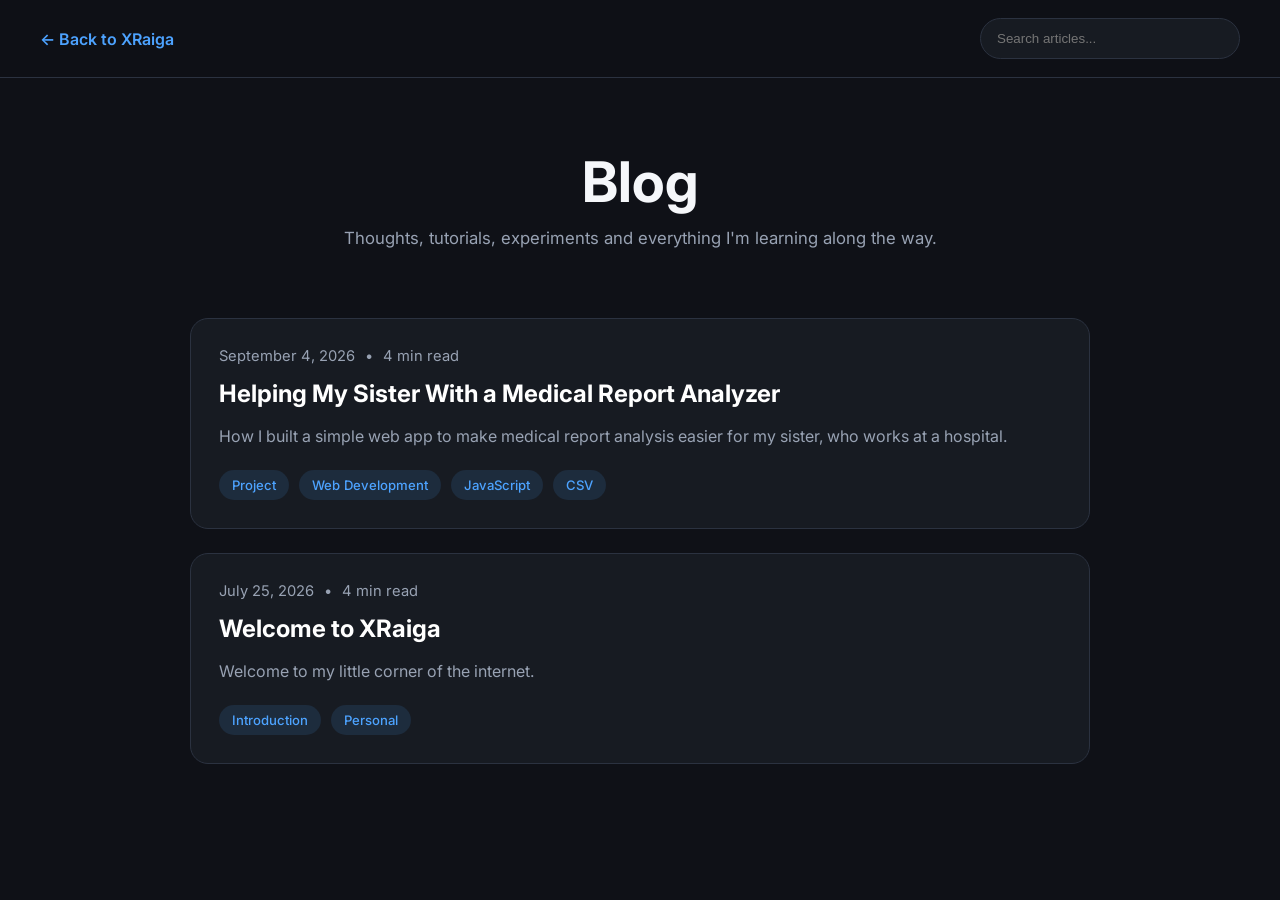
<file: frontend/index.html>
<!DOCTYPE html>
<html lang="en">
<head>
    <meta charset="UTF-8">
    <meta name="viewport" content="width=device-width, initial-scale=1.0">
    <title>XRaiga Blog</title>
    <link rel="stylesheet" href="style.css">
    <link rel="preconnect" href="https://fonts.googleapis.com">
    <link rel="preconnect" href="https://fonts.gstatic.com" crossorigin>
    <link href="https://fonts.googleapis.com/css2?family=Inter:wght@300;400;500;600;700&display=swap" rel="stylesheet">
</head>
<!-- TEST 2 -->
<body>
    <header>
        <a href="https://xraiga.dev" class="back">← Back to XRaiga</a>
        <div class="topRight">
            <input
                id="search"
                type="text"
                placeholder="Search articles...">
        </div>
    </header>
    <main>
        <section class="hero">
            <h1>Blog</h1>
            <p>Thoughts, tutorials, experiments and everything I'm learning along the way.</p>
        </section>
        <section id="posts" class="posts">
            <i>Loading...</i>
        </section>
    </main>
</body>
<script src="script.js"></script>

</html>
</file>
<file: frontend/style.css>
* {
    margin: 0;
    padding: 0;
    box-sizing: border-box;
}
:root {
    --bg: #0f1117;
    --surface: #171b22;
    --surface-hover: #1d2430;
    --primary: #4da3ff;
    --text: #f5f7fa;
    --secondary: #98a2b3;
    --border: #2b3240;
    --radius: 18px;
}
html {
    scroll-behavior: smooth;
}
body {
    background: var(--bg);
    color: var(--text);
    font-family: "Inter", sans-serif;
    min-height: 100vh;
}
header {
    position: sticky;
    top: 0;

    display: flex;

    justify-content: space-between;

    align-items: center;

    padding: 18px 40px;

    background: rgba(15, 17, 23, .75);

    backdrop-filter: blur(12px);

    border-bottom: 1px solid var(--border);

    z-index: 100;

}

.back {

    color: var(--primary);

    text-decoration: none;

    font-weight: 600;

    transition: .25s;

}

.back:hover {

    opacity: .75;

}

#search {

    width: 260px;

    padding: 12px 16px;

    border-radius: 999px;

    border: 1px solid var(--border);

    background: var(--surface);

    color: white;

    outline: none;

    transition: .25s;

}

#search:focus {

    border-color: var(--primary);

    box-shadow: 0 0 0 3px rgba(77,163,255,.15);

}


main {

    width: min(900px, 92%);

    margin: auto;

}


.hero {

    text-align: center;

    padding: 70px 0;

}

.hero h1 {

    font-size: 3.5rem;

    margin-bottom: 12px;

}

.hero p {

    color: var(--secondary);

    font-size: 1.05rem;

}


.posts {

    display: flex;

    flex-direction: column;

    gap: 24px;

    margin-bottom: 80px;

}


.post {

    background: var(--surface);

    border: 1px solid var(--border);

    border-radius: var(--radius);

    transition: .25s;

    overflow: hidden;

}

.post:hover {

    background: var(--surface-hover);

    transform: translateY(-4px);
    border-color: rgba(77,163,255,.45);
    cursor: pointer;
}


.info {

    padding: 28px;

}


.meta {

    display: flex;

    gap: 10px;

    color: var(--secondary);

    font-size: .92rem;

    margin-bottom: 14px;

}


.post h2 {

    margin-bottom: 14px;

}

.post h2 a {

    text-decoration: none;

    color: white;

    transition: .25s;

}

.post h2 a:hover {

    color: var(--primary);

}


.post p {

    color: var(--secondary);

    line-height: 1.75;

    margin-bottom: 20px;

}


.tags {

    display: flex;

    gap: 10px;

    flex-wrap: wrap;

}

.tags span {

    background: rgba(77,163,255,.12);

    color: var(--primary);

    padding: 7px 13px;

    border-radius: 999px;

    font-size: .82rem;

    font-weight: 500;

}


@media (max-width:700px){

    header{

        padding:16px;

        flex-direction:column;

        gap:15px;

    }

    #search{

        width:100%;

    }

    .hero{

        padding:50px 0;

    }

    .hero h1{

        font-size:2.5rem;

    }

}
</file>
